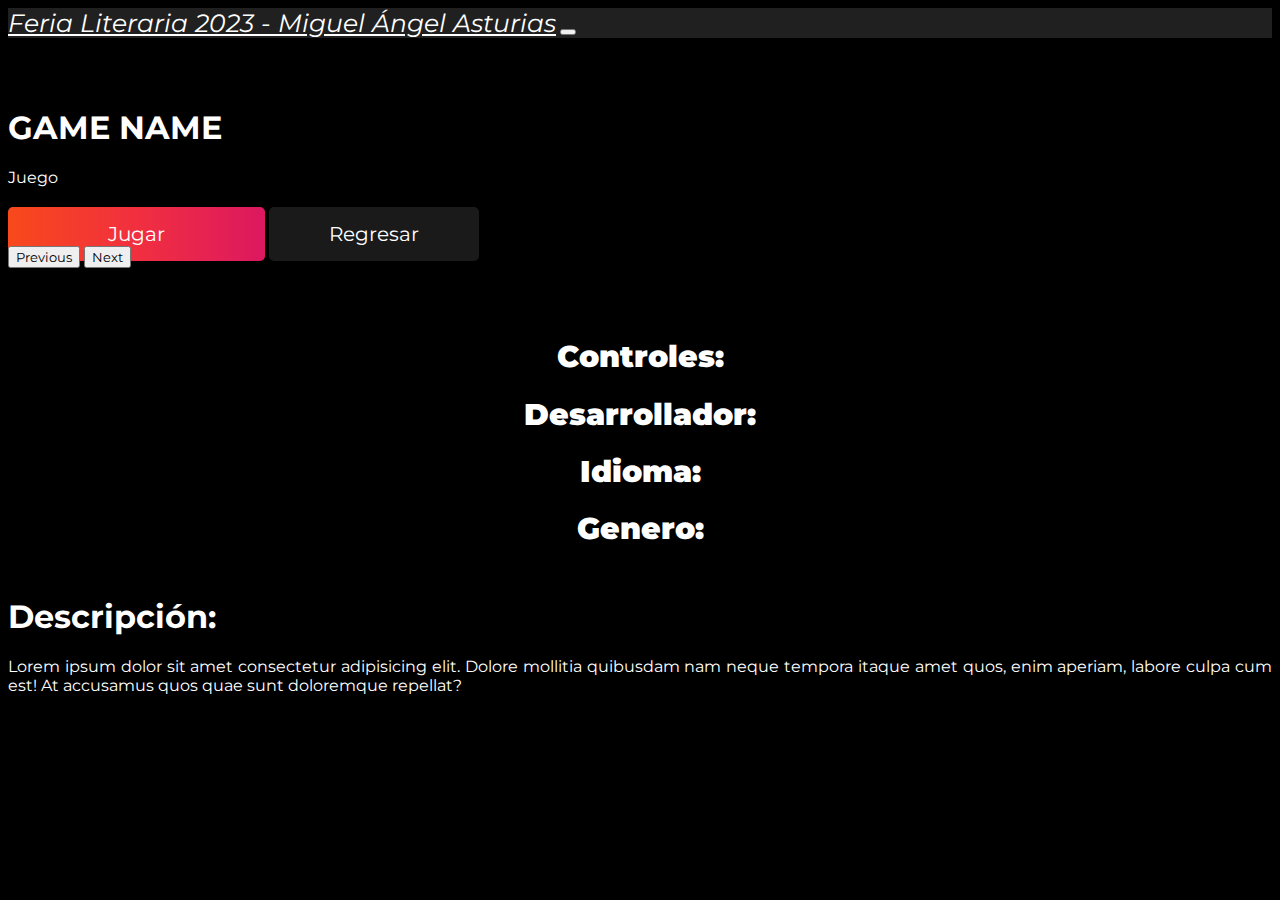
<file: game_info/index.html>
<!doctype html>
<html lang="en">
  <head>
    <meta charset="utf-8">
    <link rel="ICON" href="../img/logo.png">
    <meta name="viewport" content="width=device-width, initial-scale=1">
    <title>Typing Test | Feria Literaria 2023</title>
    <link href="https://cdn.jsdelivr.net/npm/bootstrap@5.3.0-alpha1/dist/css/bootstrap.min.css" rel="stylesheet" integrity="sha384-GLhlTQ8iRABdZLl6O3oVMWSktQOp6b7In1Zl3/Jr59b6EGGoI1aFkw7cmDA6j6gD" crossorigin="anonymous">
  </head>

  <style>
    
  @import url('https://fonts.googleapis.com/css2?family=Montserrat:wght@500;600&display=swap');

    body{
    background-color: black;
    color: white;
    font-family:'Segoe UI', Tahoma, Geneva, Verdana, sans-serif;
}

*{
  font-family: 'Montserrat', sans-serif !important;
}

.infos h1{
    font-size: 30px !important;
}

#game-title{
    font-size: 20px;
}

.title{
    font-size: 40px;
}

#play-button{
    width: 350px;
    height: 50px;

}



#container{
    margin: 55px;
}

.esbr-text{
    color: rgb(243,113,58);
}

#hideText{
    display: none;
}

#showText{
    display: block;
}

#hideText_btn{
    color: rgb(243,113,58);
}

.details-info{
    color: grey;
}

.banner-area{
    background-image: url(imgs/juego.jpeg);
    background-size: cover;
    background-position: top center;
    background-position-y: -450px;
    height: 40vh;
    width: 100%;
 

}

.banner-area::after{
    content: '';
    
    top: 0;
    left: 0;
    display: block;
    width: 100%;
    height: 100%;
    background: black;
    opacity: .7;
    z-index: -1;
}

a[sp="linknav"]{
    font-family: 'Roboto', sans-serif; 

    color: white !important;
 
}

        
h1[sp="titulo_principal"]{
    font-family: 'Roboto', sans-serif; 
    
    color: white !important;
 
}

a[tp="final"]{
  color: rgb(31, 31, 31);
  margin: 0px 10px;

}

img[tp="imgs"]{
  display: inline-block; 
  width: 12rem;
  margin: 10px 5px;
  border-radius: 6px;}
  </style>

  <body>

    <nav class="navbar navbar-expand-sm bg-body-tertiary" style="background-color: rgb(32, 32, 32) !important;">
        <div class="container-fluid">
          <a style="color: white; font-size: 25px; font-style: oblique;" class="navbar-brand" href="../index.html">Feria Literaria 2023 - Miguel Ángel Asturias</a>
          <button class="navbar-toggler" type="button" data-bs-toggle="collapse" data-bs-target="#navbarNav" aria-controls="navbarNav" aria-expanded="false" aria-label="Toggle navigation">
            <span class="navbar-toggler-icon"></span>
          </button>
      <div class="collapse navbar-collapse" id="navbarNav">
            </div>
          </div>
        </div>
      </nav>  
      


      <div class="container" style="margin-top: 70px;">
        <div class="row">

          <div class="col">
            <h1 id="game_name">GAME NAME</h1>
            <p id="dev">Juego</p>
            <br>
            <a href="" id="btn" style="background: linear-gradient(90deg,rgba(248,73,27,1) 0%,rgba(241,47,63,1) 50%,rgba(220,24,96,1) 100%); padding: 15px 100px; border-radius: 5px; color: white; font-size: 20px; text-decoration: none; margin-top: 60px;">Jugar</a>
            <a href="../Juegos.html" style="text-decoration: none; background-color: rgb(26, 26, 26); padding: 15px 60px; font-size: 20px; color: white; border-radius: 5px;">Regresar</a>
          </div>
          <div class="col">
            <div id="carouselExample" class="carousel slide">
              <div class="carousel-inner" id="carrousel-container">
       
              </div>
              <button class="carousel-control-prev" type="button" data-bs-target="#carouselExample" data-bs-slide="prev">
                <span class="carousel-control-prev-icon" aria-hidden="true"></span>
                <span class="visually-hidden">Previous</span>
              </button>
              <button class="carousel-control-next" type="button" data-bs-target="#carouselExample" data-bs-slide="next">
                <span class="carousel-control-next-icon" aria-hidden="true"></span>
                <span class="visually-hidden">Next</span>
              </button>
            </div> 

        </div>


        <div class="row infos" style="margin-top: 70px; text-align: center;">
          <div class="col">
            <h1><b>Controles:</b></h1>
            <p id="controls"></p>
          </div>
          <div class="col">
            <h1><b>Desarrollador:</b></h1>
            <p id="dev2"></p>
          </div>
          <div class="col">
            <h1><b>Idioma:</b></h1>
            <p id="language"></p>
          </div>
          <div class="col">
            <h1><b>Genero:</b></h1>
            <p id="gen"></p>
          </div>
        </div>

        <div class="row" style="margin-top: 50px;">
          <h1>Descripción:</h1>
          <p style="text-align: justify;" id="game_desc">Lorem ipsum dolor sit amet consectetur adipisicing elit. Dolore mollitia quibusdam nam neque tempora itaque amet quos, enim aperiam, labore culpa cum est! At accusamus quos quae sunt doloremque repellat?</p>
        </div>


    
      </div>





    <script src="https://cdn.jsdelivr.net/npm/@popperjs/core@2.11.6/dist/umd/popper.min.js" integrity="sha384-oBqDVmMz9ATKxIep9tiCxS/Z9fNfEXiDAYTujMAeBAsjFuCZSmKbSSUnQlmh/jp3" crossorigin="anonymous"></script>
    <script src="https://cdn.jsdelivr.net/npm/bootstrap@5.3.0-alpha1/dist/js/bootstrap.min.js" integrity="sha384-mQ93GR66B00ZXjt0YO5KlohRA5SY2XofN4zfuZxLkoj1gXtW8ANNCe9d5Y3eG5eD" crossorigin="anonymous"></script>
    <script src="https://cdn.jsdelivr.net/npm/bootstrap@5.3.0-alpha1/dist/js/bootstrap.bundle.min.js" integrity="sha384-w76AqPfDkMBDXo30jS1Sgez6pr3x5MlQ1ZAGC+nuZB+EYdgRZgiwxhTBTkF7CXvN" crossorigin="anonymous"></script>
    <script src="script.js"></script>
</body>
</html>
</file>
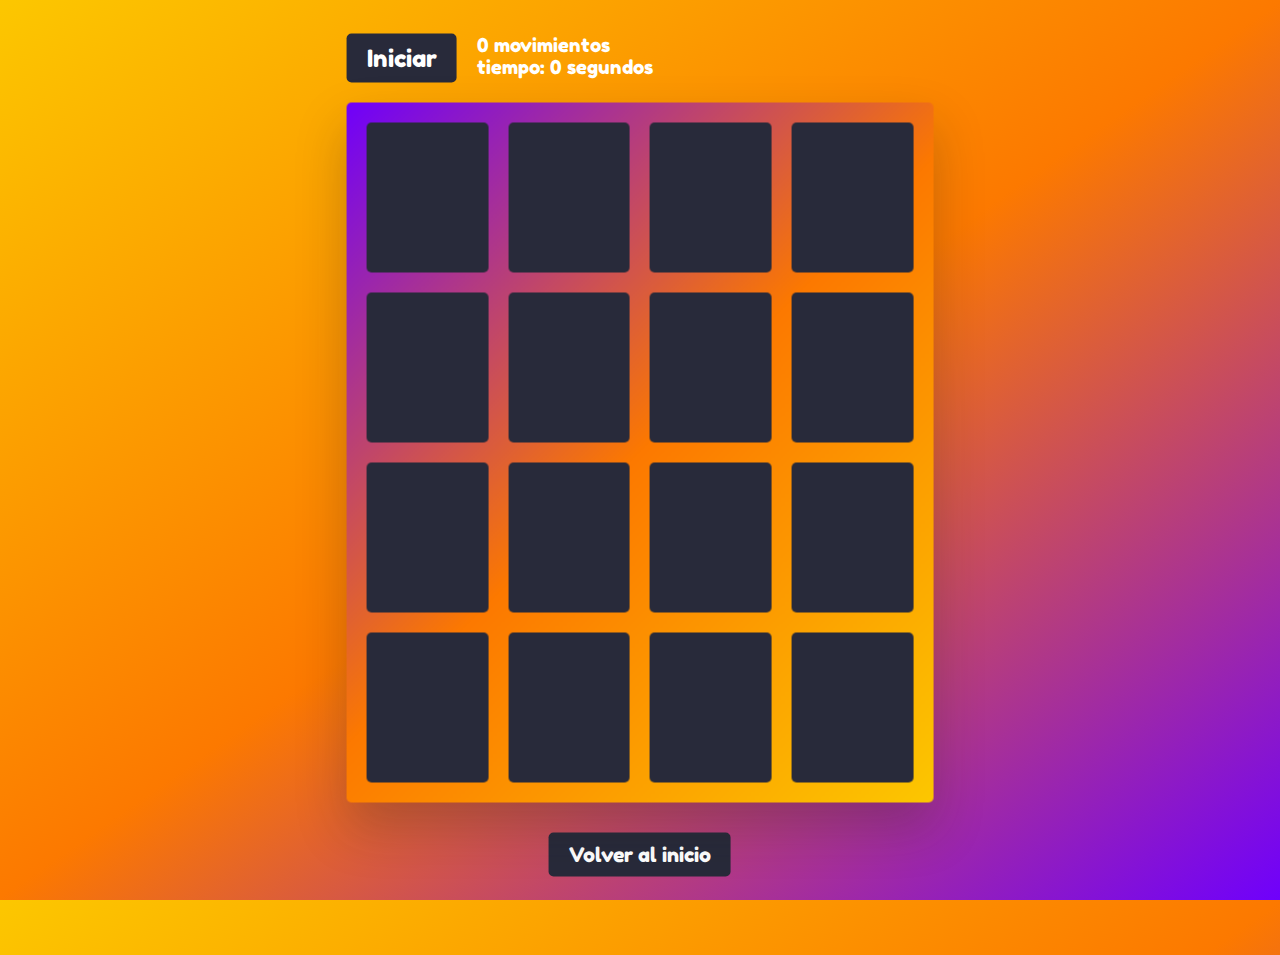
<file: memorygame/index.html>
<!DOCTYPE html>
<html lang="en">
    <head>
        <meta charset="UTF-8">
        <meta http-equiv="X-UA-Compatible" content="IE=edge">
        <meta name="viewport" content="width=device-width, initial-scale=1.0">
        <title>🧠 Juego de memoria</title>
        <link rel="ICON" href="https://i.pinimg.com/originals/af/d1/e6/afd1e65cacca8822d1f857d5182b3aed.png">
        <link rel="stylesheet" href="assets/styles.css" />
        <script src="assets/game.js" defer></script>
    </head>
    <body>
        <div class="game">
            <div class="controls">
                <button>Iniciar</button>
                <div class="stats">
                    <div class="moves">0 movimientos</div>
                    <div class="timer">tiempo: 0 segundos</div>
                </div>
            </div>
            <div class="board-container">
                <div class="board" data-dimension="4"></div>
                <div class="win">Ganaste!</div>
                <br>
                <br>
                <center>
                <a href="../Juegos.html" style="text-decoration: none; font-size: 20px;">Volver al inicio</a>
                </center>

            </div>
        </div>
    </body>
</html>
</file>
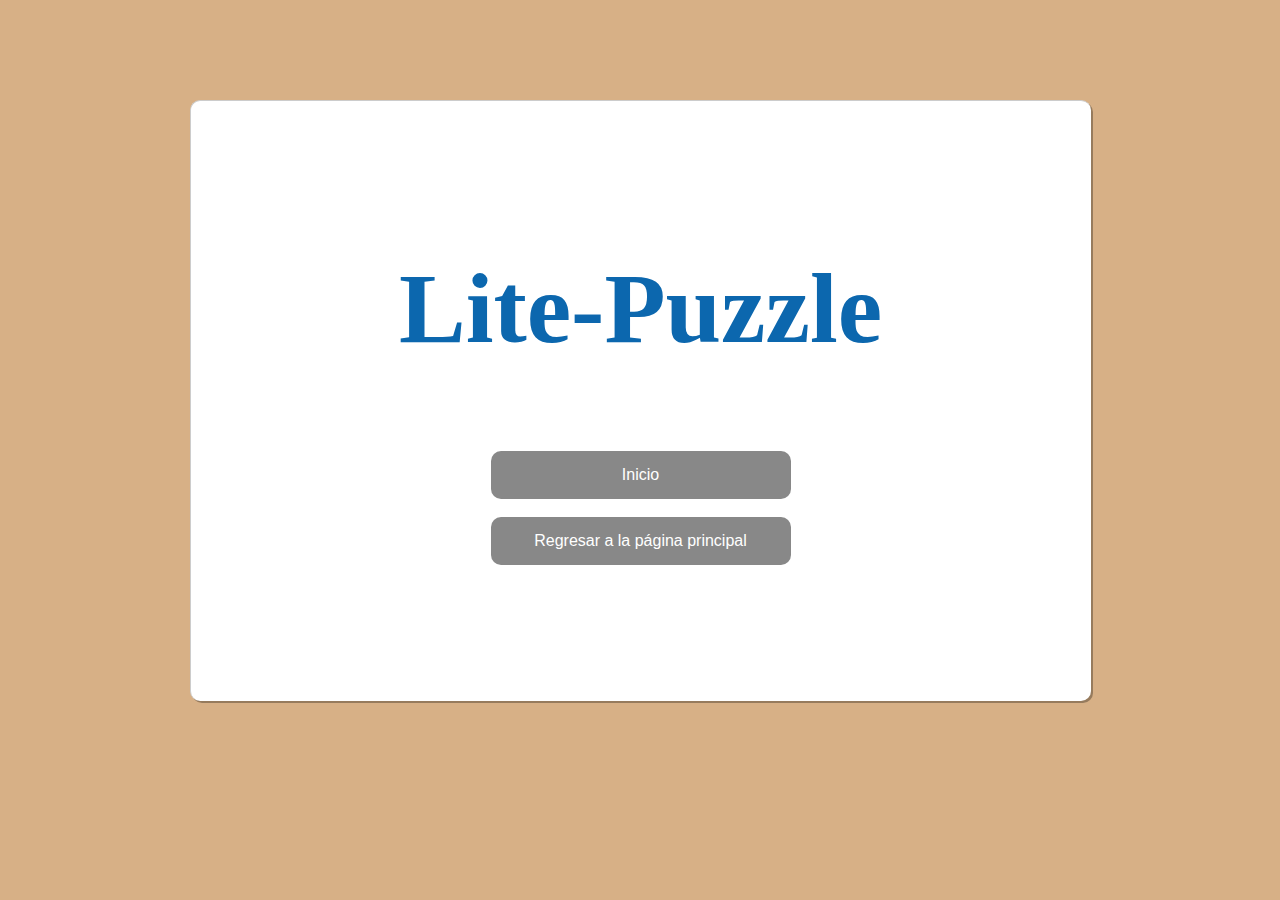
<file: puzzle/index.html>
<!DOCTYPE html>
<html>
    <head>
        <meta charset="UTF-8">
        <meta name="viewport" content="width=device-width, initial-scale=1.0">
        <title>Feria Literaria</title>
        <link rel="stylesheet" href="puzzle.css">
        
    </head>

    <body>
       
        <section id="container">
            <h1 id="title"><i class="fa-solid fa-person-rifle"></i>Lite-Puzzle</h1>
            <h1 id="nexttext" style="display: none;"><i class="fa-solid fa-person-rifle"></i>¡Bien!</h1>
            <h1 id="finaltxt" style="display: none; font-size: 45px;"><i class="fa-solid fa-person-rifle"></i>Felicidades, has completado todos los puzzles!</h1>

            <section id="finalbtn" class="start" style="display: none;" onclick="location.reload()"><i class="fa-solid fa-arrow-right"></i>Volver a intentar</section>
            <br>
            <section id="finalIndex" class="start" style="display: none;" onclick="returntoIndex()"><i class="fa-solid fa-arrow-right"></i>Regresar a la página principal</section>
            <section id="next" class="start" style="display: none;" onclick="nextpuzzle()"><i class="fa-solid fa-arrow-right"></i>Siguiente Puzzle</section>
            
    <!--Inicio-->
            <section id="start" class="start">Inicio</section>
            <br>
            <section id="index" class="start"><a href="../Juegos.html" style="text-decoration: none; color: white;">Regresar a la página principal</a></section>
    <!--Quiz-->
    <section id="quiz" style="display: none;">
      <!--Puzzle-->
      <section id="puzzle" >
        <div id="board" style="position: absolute; top: 50%; left: 50%; transform: translate(-50%, -50%);">
        </div>
    </section>
    
    <!--Timer PROGRESS-->
    
   <!-- <section id="timer">
        <section id="counter"></section>
        <section id="btimeGauge"></section>
        <section id="timeGauge"></section>
    </section>
    <section id="progress"></section>
    </section>
    
    <section id="scoreContainer" style="display: none"></section>-->
 
    </section>
    </section>

    <script src="puzzle.js"></script>
    </body>
</html>
</file>
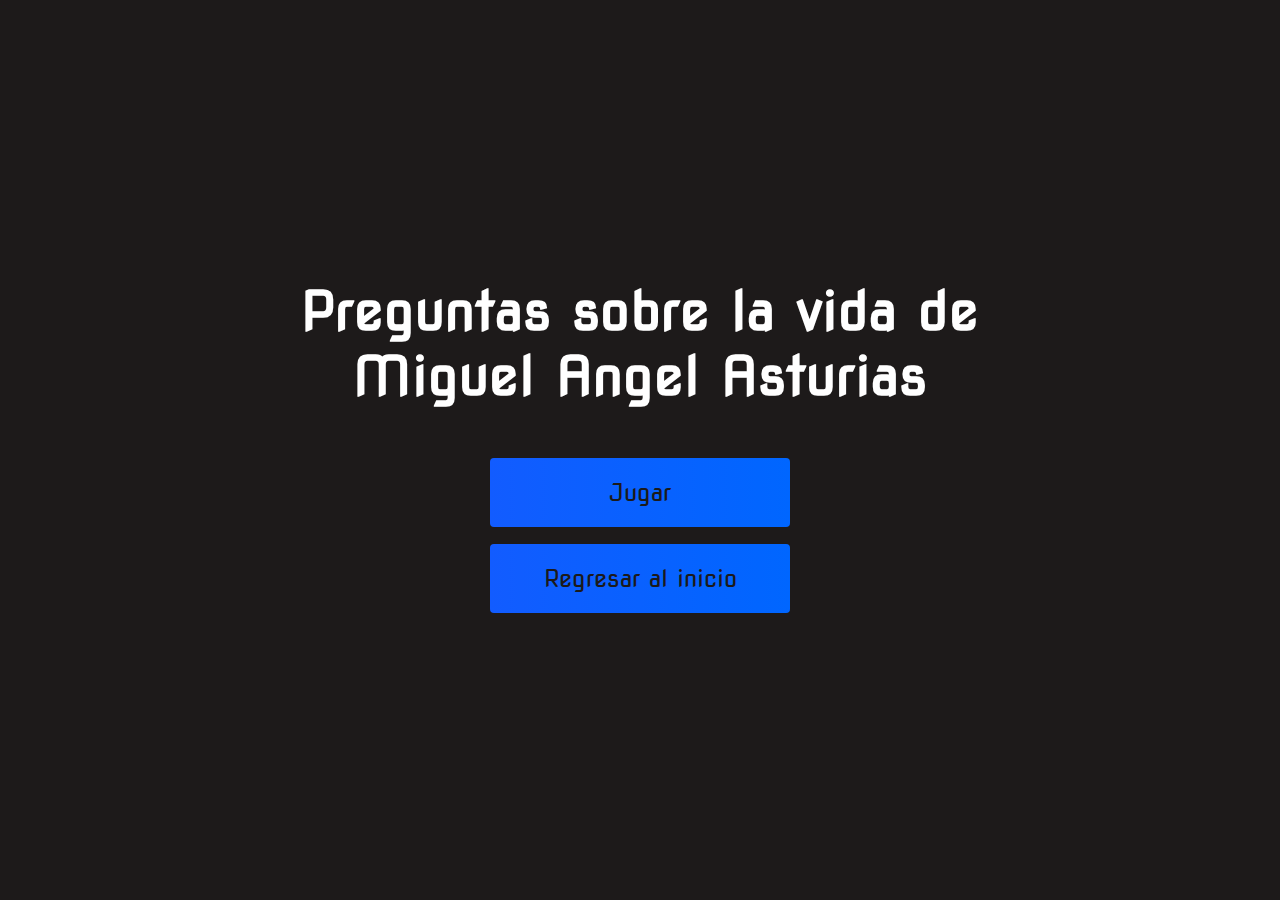
<file: quiz/index.html>
<!DOCTYPE html>
<html lang="en">
<head>
    <meta charset="UTF-8">
    <meta name="viewport" content="width=device-width, initial-scale=1.0">
    <title>Quiz</title>
    <link rel="ICON" href="https://i.pinimg.com/originals/af/d1/e6/afd1e65cacca8822d1f857d5182b3aed.png">
    <link rel="stylesheet" href="style.css">
    <link rel="stylesheet" href="https://use.fontawesome.com/releases/v5.13.1/css/all.css" integrity="sha384-xxzQGERXS00kBmZW/6qxqJPyxW3UR0BPsL4c8ILaIWXva5kFi7TxkIIaMiKtqV1Q" crossorigin="anonymous">
</head>
<body>
    <div class="container">
        <div id="home" class="flex-column flex-center">
            <h1 style="text-align: center;">Preguntas sobre la vida de Miguel Angel Asturias</h1>
            <a href="game.html" class="btn">Jugar</a>
            <br>
            <a href="../Juegos.html" class="btn">Regresar al inicio</a>
        </div>
    </div>
</body>
</html>
</file>
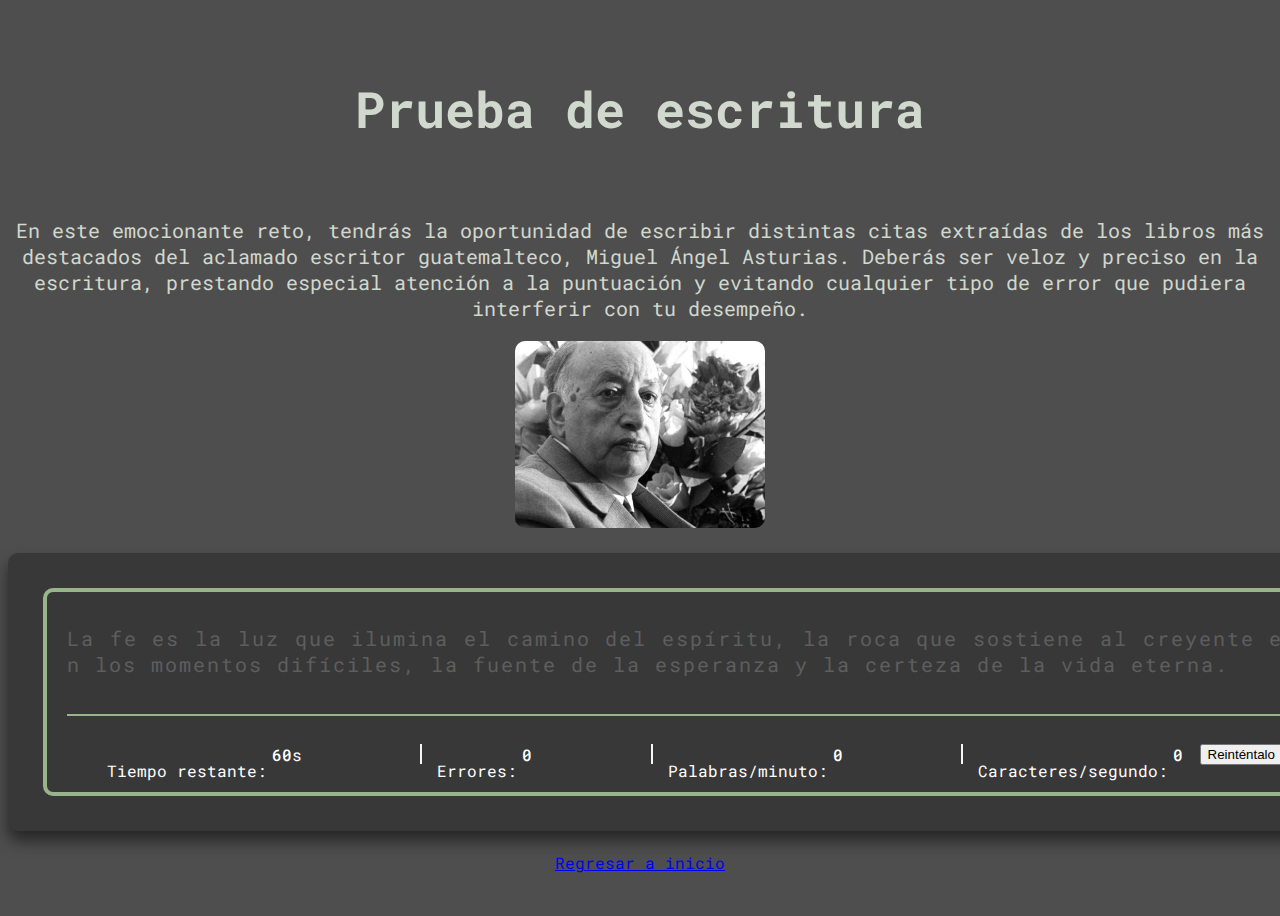
<file: typing_test/index.html>
<!doctype html>
<html lang="en">
  <head>
    <meta charset="utf-8">
    <meta name="viewport" content="width=device-width, initial-scale=1, shrink-to-fit=no">
    <link rel="stylesheet" href="css/style.css">
    <link rel="ICON" href="https://i.pinimg.com/originals/af/d1/e6/afd1e65cacca8822d1f857d5182b3aed.png">
    <link rel="stylesheet" href="https://cdn.jsdelivr.net/npm/bootstrap@4.6.2/dist/css/bootstrap.min.css" integrity="sha384-xOolHFLEh07PJGoPkLv1IbcEPTNtaed2xpHsD9ESMhqIYd0nLMwNLD69Npy4HI+N" crossorigin="anonymous">
    <title>Prueba de escritura</title>
  </head>
  <body>

    <div class="container">
        <div class="row">
            <div class="col" style="text-align: center;">
                <h1 style="color: #d1d8ce; font-size: 50px;">Prueba de escritura</h1>
            </div>
        </div>
        <br>
        <div class="row">
            <div class="col">
                <p style="color: #d1d8ce; font-size: 20px; text-align: center;">
                    En este emocionante reto, tendrás la oportunidad de escribir distintas citas extraídas de los libros más destacados del aclamado escritor guatemalteco, Miguel Ángel Asturias. Deberás ser veloz y preciso en la escritura, prestando especial atención a la puntuación y evitando cualquier tipo de error que pudiera interferir con tu desempeño.    
                </p>
                <center>
                    <img style="border-radius: 10px;" src="imgs/fotoMiguel.png" alt="" width="250px">
                </center>
            </div>
        </div>
        <br>
        <div class="row">
            <div class="col-12" style="text-align: center;">
                <div class="wrapper">
                    <input type="text" class="input-field">
                    <div class="content-box">
                        <div class="typing-text">
                            <p id="paragraph"></p>
                            <p id="quote"></p>
                        </div>
                        <div class="content">
                            <ul class="result-details">
                                <li class="time">
                                    <p>
                                        Tiempo restante:
                                    </p>
                                    <span><b>60</b>s</span>
                                </li>
                                <li class="mistake">
                                    <p>
                                        Errores:
                                    </p>
                                    <span>0</span>
                                </li>
                                <li class="wpm">
                                    <p>
                                        Palabras/minuto:
                                    </p>
                                    <span>0</span>
                                </li>
                                <li class="cpm">
                                    <p>
                                        Caracteres/segundo:
                                    </p>
                                    <span>0</span>
                                </li>
                            </ul>
                            <br>
                            <button type="button" class="btn btn-outline-secondary">Reinténtalo</button>
                        </div>
                    </div>
                </div>
            </div>
        </div>
        <div class="row">
            <div class="col">
                <div class="imgBook">
                    
                </div>
            </div>
        </div>
        <br>
        <div class="row">
            <!--Boton para volver a página principal-->
            <div class="col" style="text-align: center;">
                <a href="../Juegos.html" type="button" class="btn btn-secondary">Regresar a inicio</a>
        </div>
    </div>

    <script src="script.js"></script>
    <script src="https://cdn.jsdelivr.net/npm/jquery@3.5.1/dist/jquery.slim.min.js" integrity="sha384-DfXdz2htPH0lsSSs5nCTpuj/zy4C+OGpamoFVy38MVBnE+IbbVYUew+OrCXaRkfj" crossorigin="anonymous"></script>
    <script src="https://cdn.jsdelivr.net/npm/bootstrap@4.6.2/dist/js/bootstrap.bundle.min.js" integrity="sha384-Fy6S3B9q64WdZWQUiU+q4/2Lc9npb8tCaSX9FK7E8HnRr0Jz8D6OP9dO5Vg3Q9ct" crossorigin="anonymous"></script>
  </body>
</html>
</file>
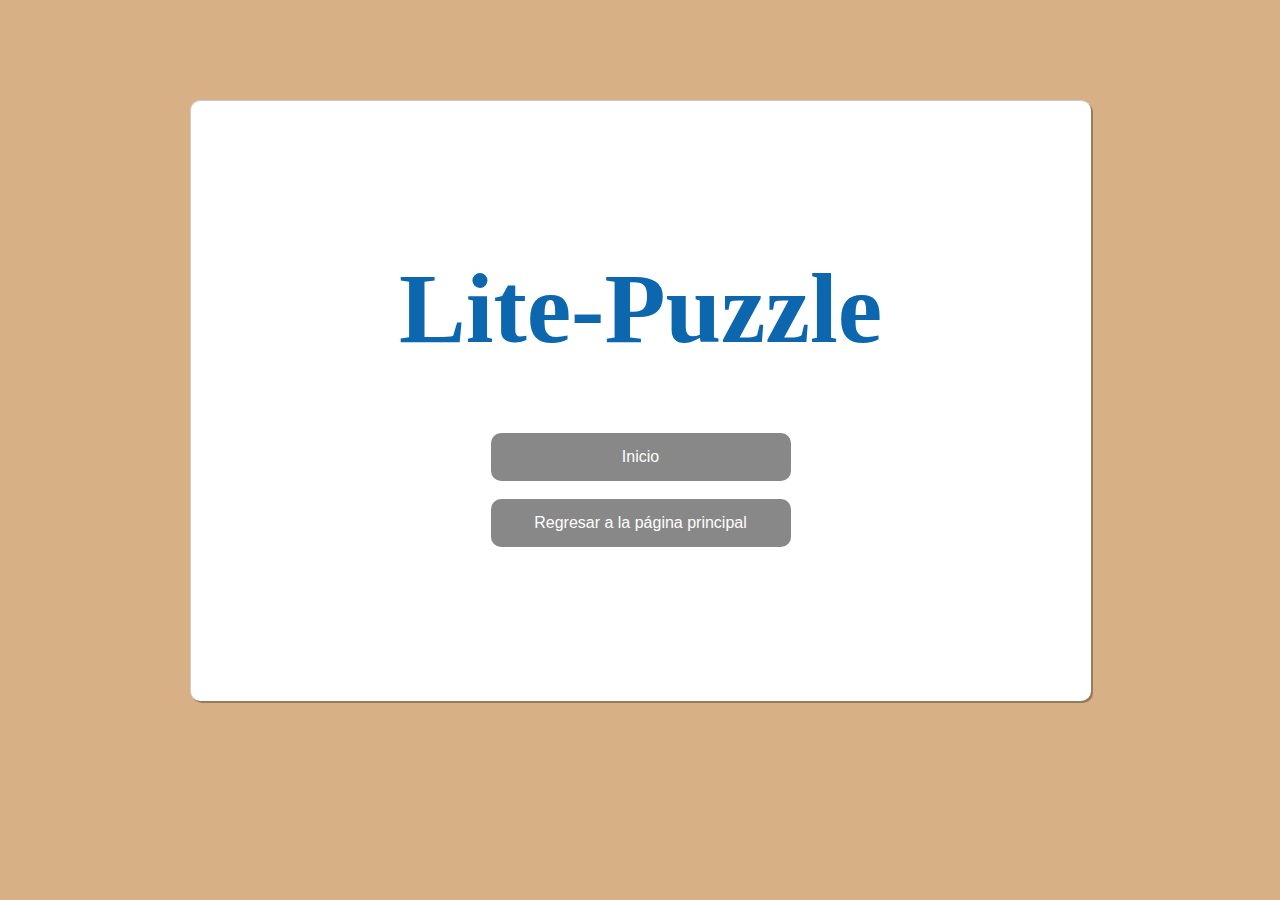
<file: puzzle/Reserve/index.html>
<!DOCTYPE html>
<html>
    <head>
        <meta charset="UTF-8">
        <meta name="viewport" content="width=device-width, initial-scale=1.0">
        <title>Puzzle</title>
        <link rel="stylesheet" href="puzzle.css">
        <link rel="ICON" href="https://i.pinimg.com/originals/af/d1/e6/afd1e65cacca8822d1f857d5182b3aed.png">
    
        
    </head>

    <body>
       
        <section id="container">
            <h1 id="title"><i class="fa-solid fa-person-rifle"></i>Lite-Puzzle</h1>
    <!--Inicio-->
            <section id="start"><i class="fa-solid fa-arrow-right"></i>Inicio</section>
            <br>
            <section id="start"><i class="fa-solid fa-arrow-right"></i><a href="../Juegos.html" style="text-decoration: none; color: white;">Regresar a la página principal</a></section>
    
    
    <!--Quiz-->
    <section id="quiz" style="display: none;">
      <!--Puzzle-->
      <section id="puzzle" >
        <div id="board" style="position: absolute; top: 50%; left: 50%; transform: translate(-50%, -50%);">
        </div>
    </section>
    
    <!--Timer PROGRESS-->
    
   <!-- <section id="timer">
        <section id="counter"></section>
        <section id="btimeGauge"></section>
        <section id="timeGauge"></section>
    </section>
    <section id="progress"></section>
    </section>
    
    <section id="scoreContainer" style="display: none"></section>-->
 
    </section>
    </section>

    <script src="puzzle.js"></script>
    </body>
</html>
</file>
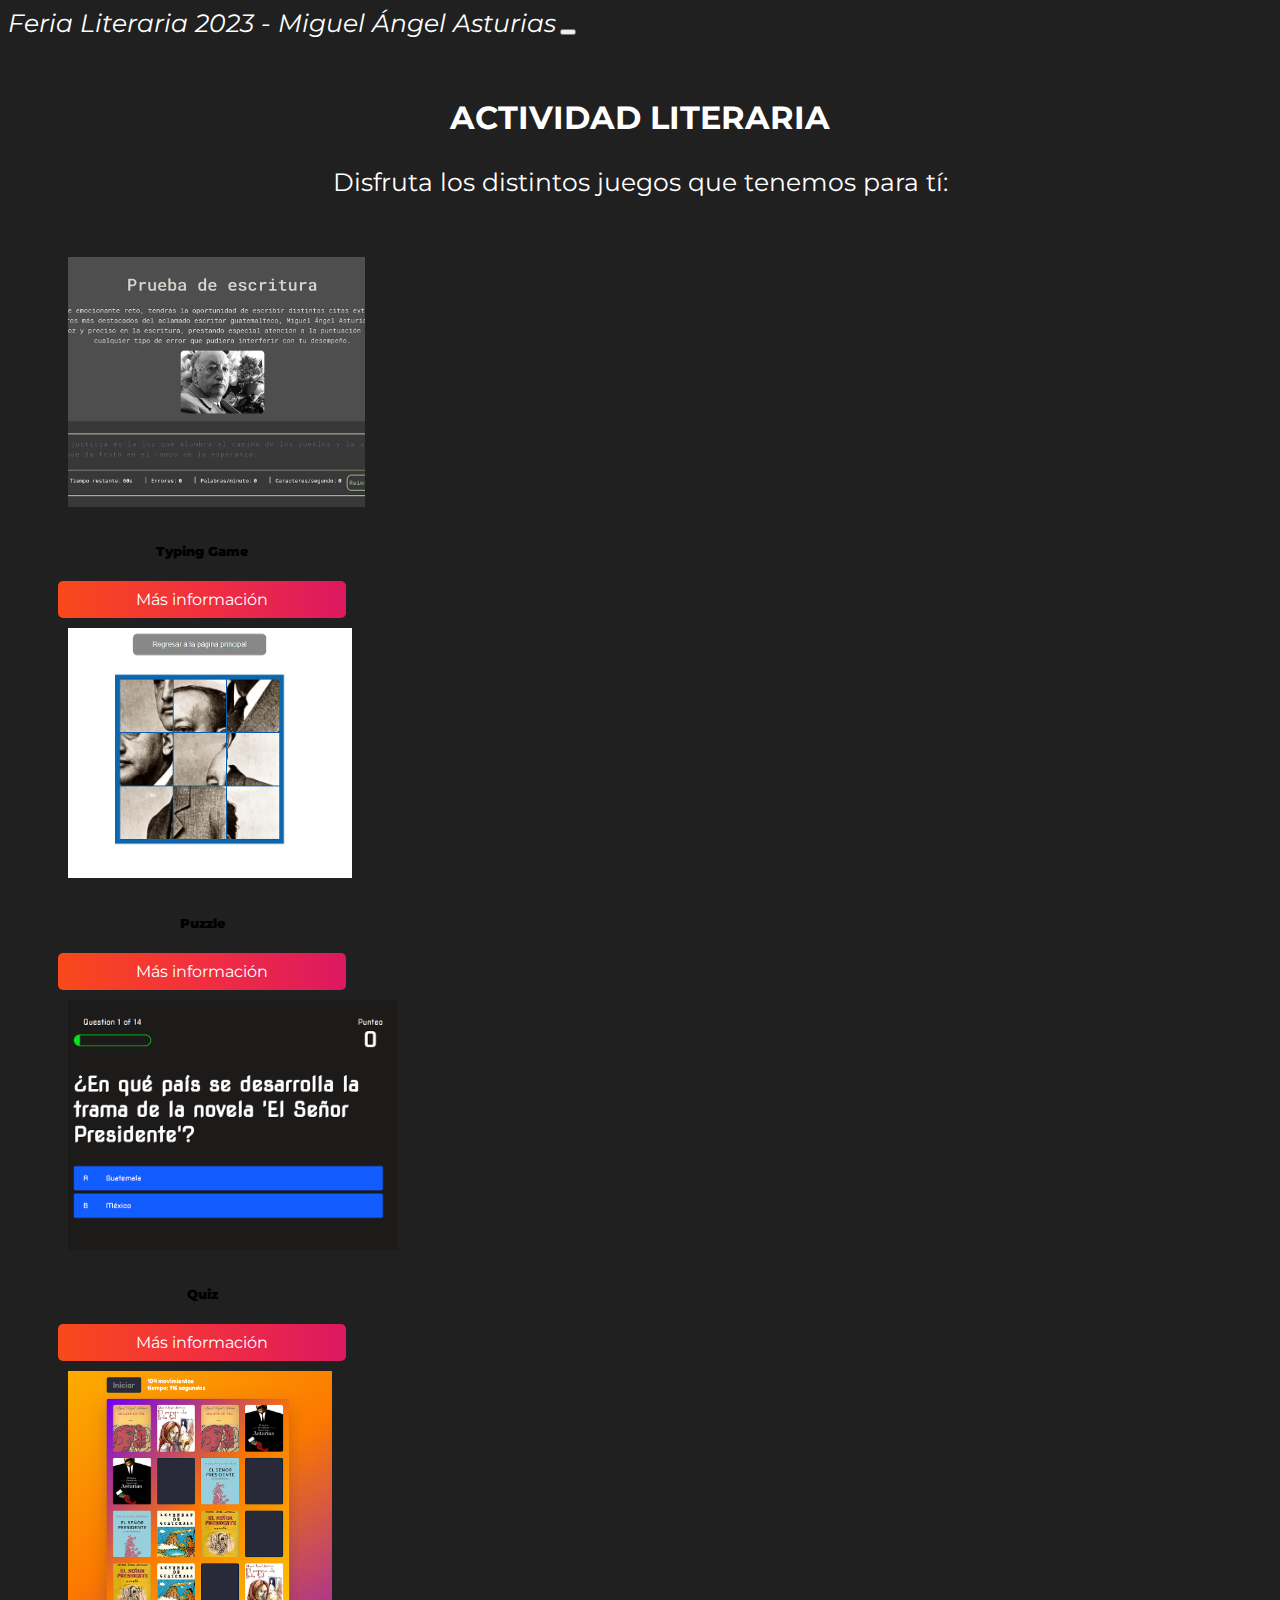
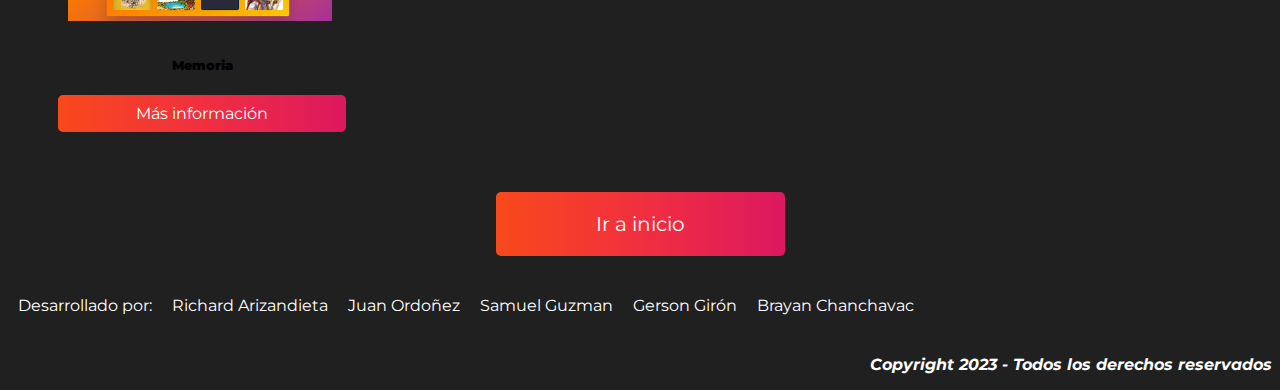
<file: Juegos.html>
<!doctype html>
<html lang="en">
  <head>
    <meta charset="utf-8">
    <meta name="viewport" content="width=device-width, initial-scale=1">
    <title>Feria literaria</title>
    <link rel="ICON" href="https://i.pinimg.com/originals/af/d1/e6/afd1e65cacca8822d1f857d5182b3aed.png">
    <link rel="stylesheet" href="css_principal/styles.css">
    <link href="https://cdn.jsdelivr.net/npm/bootstrap@5.3.0-alpha3/dist/css/bootstrap.min.css" rel="stylesheet" integrity="sha384-KK94CHFLLe+nY2dmCWGMq91rCGa5gtU4mk92HdvYe+M/SXH301p5ILy+dN9+nJOZ" crossorigin="anonymous">
  </head>
  <body>
  
    <nav class="navbar navbar-expand-sm bg-body-tertiary" style="background-color: rgb(32, 32, 32) !important;">
      <div class="container-fluid">
        <a style="color: white; font-size: 25px; font-style: oblique;" class="navbar-brand" href="index.html">Feria Literaria 2023 - Miguel Ángel Asturias</a>
        <button class="navbar-toggler" type="button" data-bs-toggle="collapse" data-bs-target="#navbarNav" aria-controls="navbarNav" aria-expanded="false" aria-label="Toggle navigation">
          <span class="navbar-toggler-icon"></span>
        </button>
    <div class="collapse navbar-collapse" id="navbarNav">
          </div>
        </div>
      </div>
    </nav>  


    <h1 style="display: flex; justify-content: center; margin-top: 60px; margin-bottom: 30px;" class="white-h1">ACTIVIDAD LITERARIA</h1>

    <div class="container-fluid">
        <p style="text-align: center; margin-bottom: 50px; font-size: 25px;" class="white-h1">Disfruta los distintos juegos que tenemos para tí:</p>
        <div style="margin-bottom: 80px;" class="row" id="wrapper"></div>
    </div>

    <center>
      <a href="index.html" style="background: linear-gradient(90deg,rgba(248,73,27,1) 0%,rgba(241,47,63,1) 50%,rgba(220,24,96,1) 100%); padding: 20px 100px; border-radius: 5px; color: white; font-size: 20px;">Ir a inicio</a>
    </center>

    <div class="container" style="padding: 60px 0px 0px 0px;">
      <div class="col">
      <a href="#" tp="final">Desarrollado por:</a><a href="https://twitter.com/Natsuwumee" tp="final">Richard Arizandieta</a><a href="https://twitter.com/IHas_97" tp="final">Juan Ordoñez</a><a href="https://twitter.com/SSays1991" tp="final">Samuel Guzman</a><a href="https://twitter.com/Daniels_EZ" tp="final">Gerson Girón</a><a href="https://www.instagram.com/braya_n75/" tp="final">Brayan Chanchavac</a>
      <p style="margin-top: 40px; color: white; font-style: oblique; font-weight: bolder; text-align: end;">Copyright 2023 - Todos los derechos reservados</p>
      </div>
      
      
      </div>

    <script src="https://cdn.jsdelivr.net/npm/bootstrap@5.3.0-alpha3/dist/js/bootstrap.bundle.min.js" integrity="sha384-ENjdO4Dr2bkBIFxQpeoTz1HIcje39Wm4jDKdf19U8gI4ddQ3GYNS7NTKfAdVQSZe" crossorigin="anonymous"></script>


    <script src="js_principal/script.js"></script>
  </body>
</html>
</file>
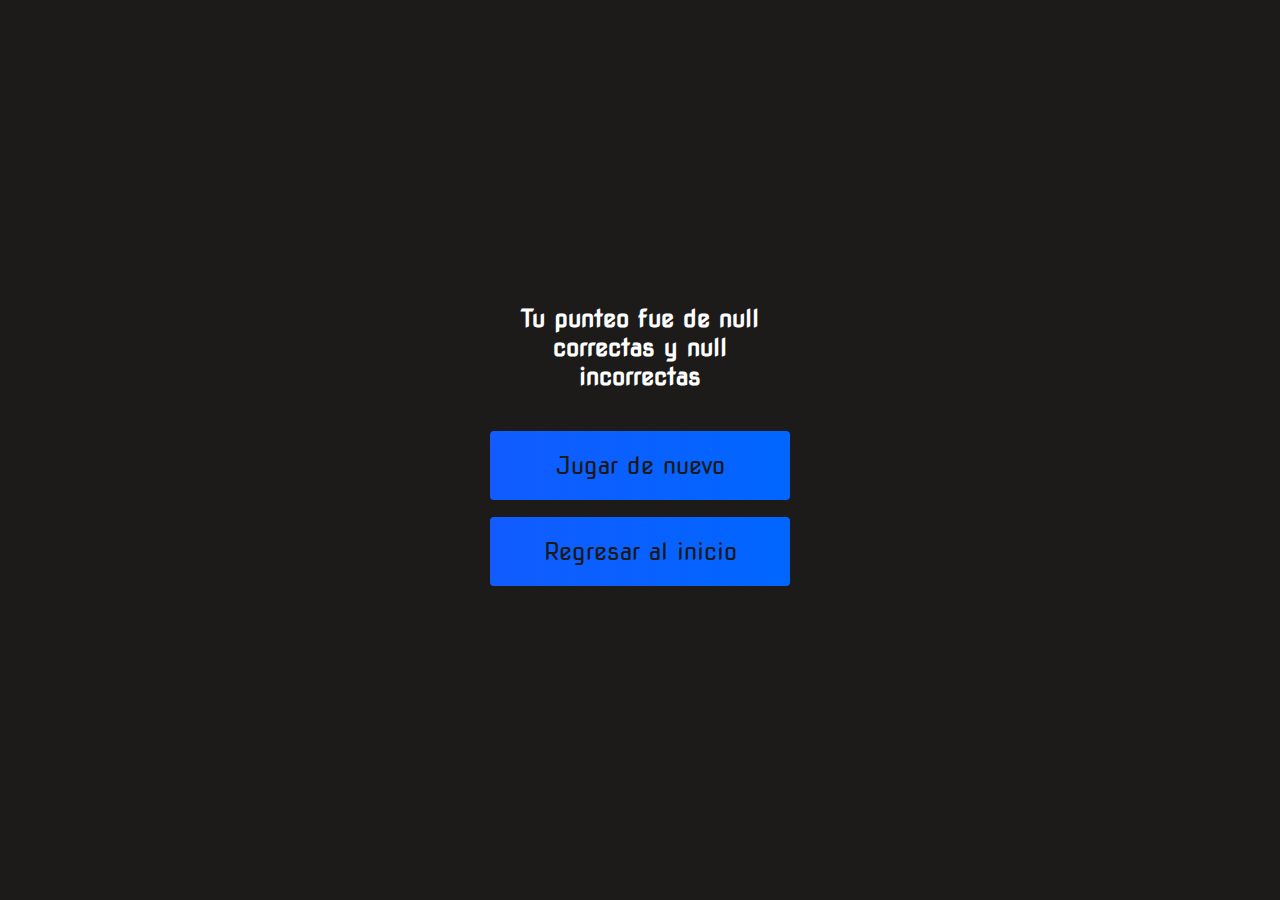
<file: quiz/end.html>
<!DOCTYPE html>
<html lang="en">
<head>
    <meta charset="UTF-8">
    <meta name="viewport" content="width=device-width, initial-scale=1.0">
    <title>Resultados</title>
    <link rel="ICON" href="https://i.pinimg.com/originals/af/d1/e6/afd1e65cacca8822d1f857d5182b3aed.png">
    <link rel="stylesheet" href="style.css">
    <link rel="stylesheet" href="https://use.fontawesome.com/releases/v5.13.1/css/all.css" integrity="sha384-xxzQGERXS00kBmZW/6qxqJPyxW3UR0BPsL4c8ILaIWXva5kFi7TxkIIaMiKtqV1Q" crossorigin="anonymous">
</head>
<body>
    <div class="container">
        <div id="end" class="flex-center flex-column">
            <form class="end-form-container">
                <h2 class="end-text" id="finalScore"></h2>
            </form>
            <a href="game.html" class="btn">Jugar de nuevo</a>
            <br>
            <a href="../Juegos.html" class="btn">Regresar al inicio</a>
        </div>
    </div>
    <script src="end.js"></script>
</body>
</html>
</file>
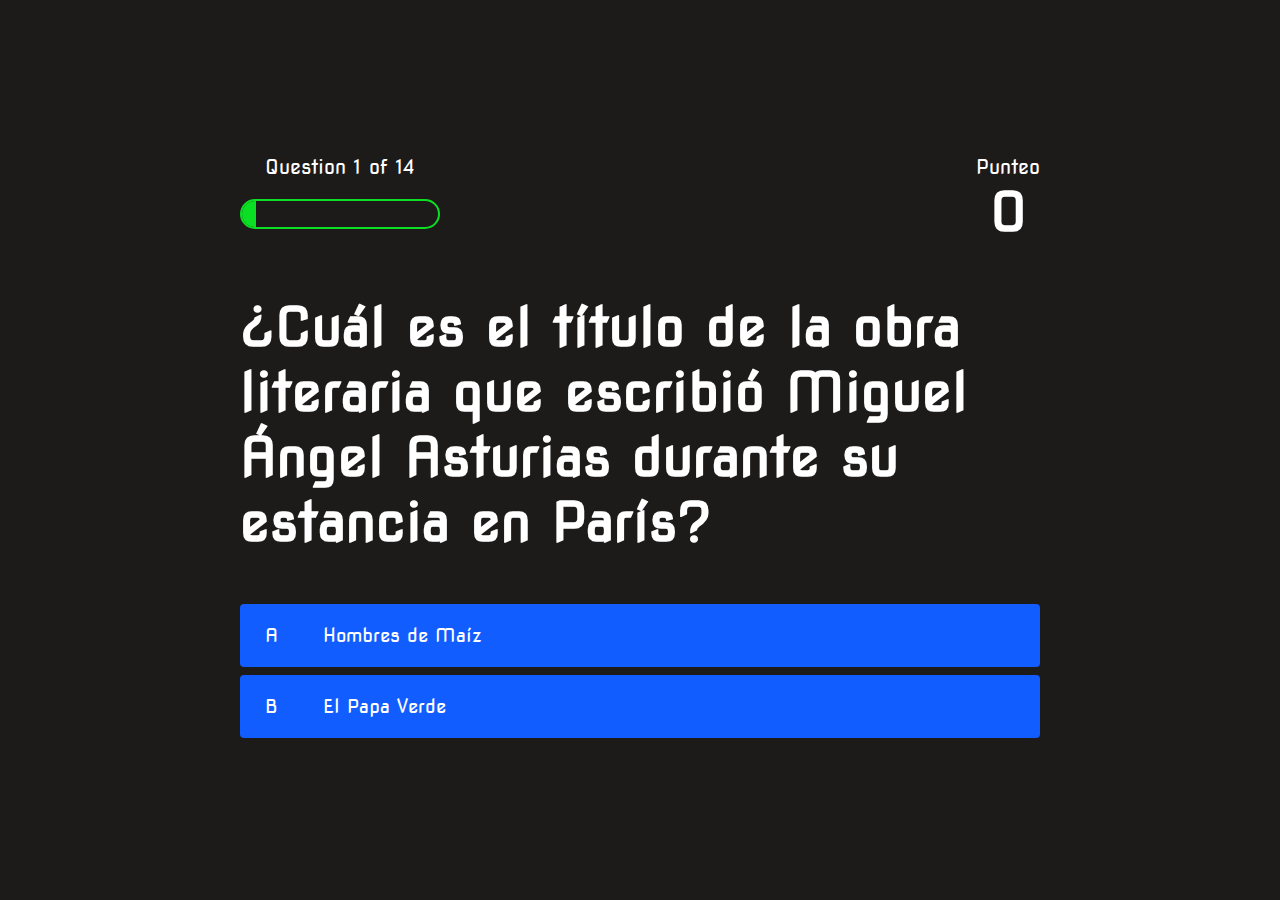
<file: quiz/game.html>
<!DOCTYPE html>
<html lang="en">
<head>
    <meta charset="UTF-8">
    <meta name="viewport" content="width=device-width, initial-scale=1.0">
    <title>Miguel Angel Asturias</title>
    <link rel="ICON" href="https://i.pinimg.com/originals/af/d1/e6/afd1e65cacca8822d1f857d5182b3aed.png">
    <link rel="stylesheet" href="style.css">
    <link rel="stylesheet" href="game.css">
</head>
<body>
    <div class="container">
        <div id="game" class="justify-center flex-column">
            <div id="hud">
                <div class="hud-item">
                    <p id="progressText" class="hud-prefix">
                        Pregunta
                    </p>
                    <div id="progressBar">
                        <div id="progressBarFull"></div>
                    </div>
                </div>
                <div class="hud-item">
                    <p class="hud-prefix">
                        Punteo
                    </p>
                    <h1 class="hud-main-text" id="score">
                        0
                    </h1>
                </div>
            </div>
            <h1 id="question">¿Cuál es la respuesta correcta?</h1>
            <div class="choice-container">
                <p class="choice-prefix">A</p>
                <p class="choice-text" data-number="1">Choice</p>
            </div>
            <div class="choice-container">
                <p class="choice-prefix">B</p>
                <p class="choice-text" data-number="2">Choice 2</p>
            </div>
        
        </div>
    </div>
    <script src="game.js"></script>
</body>
</html>
</file>
<file: memorygame/assets/styles.css>
@font-face {
    font-family: Fredoka;
    src: url(./FredokaOne-Regular.ttf);
}

html {
    width: 100%;
    height: 100%;
    background: linear-gradient(325deg,  #6f00fc 0%,#fc7900 50%,#fcc700 100%);
    font-family: Fredoka;
}

.game {
    position: absolute;
    top: 50%;
    left: 50%;
    transform: translate(-50%, -50%);
}

.controls {
    display: flex;
    gap: 20px;
    margin-bottom: 20px;
}

button, a {
    background: #282A3A;
    color: #FFF;
    border-radius: 5px;
    padding: 10px 20px;
    border: 0;
    cursor: pointer;
    font-family: Fredoka;
    font-size: 18pt;
}

.disabled {
    color: #757575;
}

.stats {
    color: #FFF;
    font-size: 14pt;
}

.board-container {
    position: relative;
}

.board,
.win {
    border-radius: 5px;
    box-shadow: 0 25px 50px rgb(33 33 33 / 25%);
    background: linear-gradient(135deg,  #6f00fc 0%,#fc7900 50%,#fcc700 100%);
    transition: transform .6s cubic-bezier(0.4, 0.0, 0.2, 1);
    backface-visibility: hidden;
}

.board {
    padding: 20px;
    display: grid;
    grid-template-columns: repeat(4, auto);
    grid-gap: 20px;
}

.board-container.flipped .board {
    transform: rotateY(180deg) rotateZ(50deg);
}

.board-container.flipped .win {
    transform: rotateY(0) rotateZ(0);
}

.card {
    position: relative;
    width: 121.72px;
    height: 150px;
    cursor: pointer;
}

.card-front,
.card-back {
    position: absolute;
    border-radius: 5px;
    width: 100%;
    height: 100%;
    background: #282A3A;
    transition: transform .6s cubic-bezier(0.4, 0.0, 0.2, 1);
    backface-visibility: hidden;
}

.card-back {
    transform: rotateY(180deg) rotateZ(50deg);
    font-size: 28pt;
    user-select: none;
    text-align: center;
    line-height: 100px;
    background: #FDF8E6;
}

.card.flipped .card-front {
    transform: rotateY(180deg) rotateZ(50deg);
}

.card.flipped .card-back {
    transform: rotateY(0) rotateZ(0);
}

.win {
    position: absolute;
    top: 0;
    left: 0;
    width: 100%;
    height: 100%;
    text-align: center;
    background: #FDF8E6;
    transform: rotateY(180deg) rotateZ(50deg);
}

.win-text {
    position: absolute;
    top: 50%;
    left: 50%;
    transform: translate(-50%, -50%);
    font-size: 21pt;
    color: #282A3A;
}

.highlight {
    color: #6f00fc;
}
</file>
<file: puzzle/puzzle.css>
body {
    font-family: Arial, Helvetica, sans-serif;
    text-align: center;
    color: #0c67ae;
    margin: 0;
}

#board {
    width: 360px;
    height: 360px;
    background-color: lightblue;
    border: 10px solid #0c67ae;

    margin: 0 auto;
    display: flex;
    flex-wrap: wrap;
}

#board img {
    width: 118px;
    height: 118px;
    border: 1px solid #0c67ae;
}

/* GENERAL SETTINGS */
body{
	font-family: 'Lato', sans-serif;
	background-color: #fff;
    background-image: url(img/background.png);
	background-size: 100% 1.2em;
}

h1{
	font-family: 'Lobster', cursive;
	font-size:100px;
	text-align:center;
	margin-top:150px;
}

#container{
    margin : 100px auto;
    background-color: white;
    height: 600px;
    width : 900px;
	border-radius:10px;
	border-top:solid #ccc 1px;
	border-left:solid #ccc 1px;	
	box-shadow: 2px 2px 0 rgba(0,0,0,.3);
    position: relative;
}

/* START */
.start{
    font-size: 16px;
    margin: 0px auto;
    text-align:center;
    width:30%;
    cursor: pointer;
	padding:15px;
	background-color:#888;
	border-radius:10px;
	color:#fff;
}

#start:hover{
	background-color:#3cbd56;
}


/* QUESTIONS */
#questionImg{
    width : 900px;
    height : 300px;
    position: absolute;
    left : 0px;
    top : 0px;
}

#questionImg img{
    width : 900px;
    height : 100%;
    border-top-left-radius: 10px;
    border-top-right-radius: 10px;
}

#question{
	margin-top:320px;
	text-align:center;
	font-weight:bold;
	font-size:18px;
}

#question p{
    margin : 0;
    padding : 15px;
    font-size: 1.25em;
}

/* CHOICES */
#choices{
    width : 100%;
    text-align:center;
}

.choice{
    display: inline-block;
    width : 25%;
    margin:20px 10px 0px 0px;
    text-align: center;
	background-color:#888;
	color:#fff;
	font-size:14px;
    border-radius: 5px;
    cursor: pointer;
    padding : 20px;
}
.choice:hover{
	background-color:#3cbd56
}

/* TIMER */
#timer{
    position: absolute;
    height : 100px;
    width : 200px;
    bottom : 0px;
    text-align: center;
}
#counter{
	font-size:40px;
	margin-left:50px;
}
#btimeGauge{
    width : 150px;
    height : 10px;
    border-radius: 10px;
    background-color: #888;
    margin-left : 50px;
}
#timeGauge{
    height : 10px;
    border-radius: 10px;
    background-color:#3cbd56;
    margin-top : -10px;
    margin-left : 50px;
}

/* PROGRESS */
#progress{
    width : 100%;
    margin-top:60px;
    padding:5px;
    text-align: center;
}

.prog{
    width : 25px;
    height : 25px;
    border: 1px solid #888;
    display: inline-block;
    border-radius: 50%;
    margin-left : 10px;
    margin-right : 10px;
}

/* SCORE */
#scoreContainer{
    top:0;
    left:0;
    background-color: white;
    height: 600px;
    width : 900px;
	border-radius:10px;
    position: absolute;
    display: none;
}

#scoreContainer img{
	display:block;
	margin-left:auto;
	margin-right:auto;
	width:25%;
	margin-top:75px;   
}

#scoreContainer p{
    display: block;
    margin-top:20px;
    font-size:72px;
    font-weight: bold;
    text-align: center;
}

/* FOOTER */
footer{
	text-align:center;
	font-size:11px;
	color:#888;
	position:absolute;
	bottom:0;
	width:900px;
	right:25%;
    left:50%;
    margin-left:-450px;
    margin-bottom:20px;
}

.bold{
	font-weight:bold;
}

#restart{
    font-size: 16px;
    display:block;
    margin: -30px auto;
    text-align:center;
    width:30%;
    cursor: pointer;
	padding:15px;
	background-color:#888;
	border-radius:10px;
	color:#fff;
	border:none;
}

#restart:hover{
	background-color:#3cbd56;
}

#restart:focus{
	display:none;
}
</file>
<file: quiz/style.css>
@import url('https://fonts.googleapis.com/css2?family=Nova+Square&display=swap');

:root {
    background-color: rgb(29, 26, 26)
}

* {
    box-sizing: border-box;
    margin: 0;
    padding: 0;
    font-size: 62.5%;
    font-family: 'Nova Square', cursive;
}

h1 {
    font-size: 5.4rem;
    color: #fff;
    margin-bottom: 5rem;
}



h2 {
    font-size: 4.2rem;
    margin-bottom: 4rem;

}

.container {
    width: 100vw;
    height: 100vh;
    display: flex;
    justify-content: center;
    align-items: center;
    max-width: 80rem;
    margin: 0 auto;
    padding: 2rem;
}

.flex-column {
    display: flex;
    flex-direction: column;
}

.flex-center {
    justify-content: center;
    align-items: center;
}

.justify-center {
    justify-content: center;
}

.text-center {
    text-align: center;
}

.hidden {
    display: none;
}

.btn {
    font-size: 2.4rem;
    padding: 2rem 0;
    width: 30rem;
    text-align: center;
    margin-bottom: 1rem;
    text-decoration: none;
    color: rgb(28, 26, 26);
    background: linear-gradient(90deg, rgb(18, 92, 255) 0%, rgb(0, 102, 255) 100%);
    border-radius: 4px;
}

.btn:hover {
    cursor: pointer;
    box-shadow: 0 0.4rem 1.4rem 0 rgba(8, 114, 244, 0.6);
    transition: transform 150ms;
    transform: scale(1.03);
}

.btn[disabled]:hover {
    cursor: not-allowed;
    box-shadow: none;
    transform: none;
}

#highscore-btn {
    background: linear-gradient(90deg, rgb(255, 247, 9) 0%, rgb(240, 221, 6) 100%);
}

#highscore-btn:hover {
    box-shadow: 0 0.4rem 1.4rem 0 rgba(255,255,0,0.5)
}

.fa-crown {
    font-size: 2.5rem;
    margin-left: 1rem;
}

/* End Page CSS */
.end-form-container {
    width: 100%;
    display: flex;
    flex-direction: column;
    align-items: center;
    max-width: 30rem;
}

input {
    margin-bottom: 1rem;
    width: 20rem;
    padding: 1.5rem;
    font-size: 1.8rem;
    border: none;
    box-shadow: 0 0.1rem 1.4rem 0 rgba(86, 185, 235, 0.5);
}

input::placeholder {
    color: #aaa;
}

#username {
    margin-bottom: 3rem;
    width: 100%;
    outline: none;
}

.end-text {
    font-size: 2.4rem;
    color: #fff;
    text-align: center;
}

#saveScoreBtn {
    border: none;
}

.fa-home {
    margin-left: 1rem;
    font-size: 2rem;
    color: rgb(28, 26, 26)
}
</file>
<file: typing_test/css/style.css>
@import url('https://fonts.googleapis.com/css2?family=Roboto+Mono:ital,wght@0,100;0,200;0,300;0,400;0,500;0,600;1,100;1,200;1,300;1,400;1,500;1,600&display=swap');

html{
    margin: 0;
    padding: 0;
    box-sizing: border-box;
    font-family: 'Roboto Mono', monospace;
}

body{
    display: flex;
    align-items: center;
    justify-content: center;
    min-height: 100vh;
    background-color: #4e4e4e !important;
    font-family: 'Roboto Mono', monospace !important;
}

#paragraph{
    color: #5e5e5e;
}

li{
    font-family: 'Roboto Mono', monospace !important;
}

#quote{
    color: #98b48a;
    opacity: 0;
    position: absolute;
    text-align: end;
}

.result-details{
    color: white;   
}
::selection{
    background-color: #fff;
    color: white;
}
.wrapper{
    width: 100%;
    padding: 35px;
    background: #383838;
    border-radius: 10px;
    box-shadow: 0 10px 15px rgba(0,0,0,0.5);
}

.wrapper .input-field{
    opacity: 0;
    z-index: -999;
    position: absolute;
}

.wrapper .content-box{
    padding: 13px 20px 0;
    border-radius: 10px;
    border: 4px solid #98b48a;
}

.content-box .typing-text{
    overflow: hidden;
    max-height: 256px;
}

.typing-text::-webkit-scrollbar{
    width: 0;
}

.typing-text p{
    font-size: 20px;
    text-align: justify;
    letter-spacing: 2px;
    word-break: break-all;
}

.typing-text p span{
    position: relative;
}

.typing-text p span.correct{
    color: #98b48a;
}

.typing-text p span.incorrect{
    color: #e74c3c;
    border-radius: 4px;
}

.typing-text p span.active::before{
    position: absolute;
    content: "";
    height: 100%;
    width: 1px;
    bottom: 0;
    left: 0;
    opacity: 0;
    border-radius: 5px;
    background: #8aa0b4; 
    animation: blink 0.5s ease-in-out infinite;
}

@keyframes blink{
    0%{
        opacity: 1;
    }
    50%{
        opacity: 0;
    }
    100%{
        opacity: 1;
    }
}

.content-box .content{
    margin-top: 17px;
    display: flex;
    padding: 12px 0;
    flex-wrap: wrap;
    align-items: center;
    justify-content: space-between;
    border-top: 2px solid #98b48a;
}




.content .result-details{
    display: flex;
    flex-wrap: wrap;
    align-items: center;
    width: calc(100% - 140px);
    justify-content: space-between;
}

.result-details li{
    display: flex;
    height: 20px;
    list-style: none;
    position: relative;
}

.result-details li:not(:first-child){
    padding-left: 15px;
    border-left: 2px solid #f6f6f6;
}


.result-details li p{
    font-size: 16px;
}

.result-details li span{
    font-size: 16px;
    display: block;
    margin-left: 5px;
}

li span b{
    font-weight: 500;
}

li:not(:first-child) span{
    font-weight: 500;
}

@media (max-width : 745px){
    .wrapper{
        padding: 20px;
    }
    .content-box .content{
        padding: 20px 0;
    }
    .content-box .typing-text{
        max-height: 100%;
    }
    .typing-text p{
        font-size: 19px;
        text-align: left;
    }
    .content .result-details{
        width: 100%;
    }
    .result details li:not(:first-child){
        border-left: 0px;
        padding: 0;
    }
    .result-details li p,
    .result-details li span{
        font-size: 15px;
    }
}

@media (max-width: 518px){
    .wrapper .content-box{
        padding: 10px 15px 0;
    }
    .typing-text p{
        font-size: 13px;
    }
    .result-details li{
        margin-bottom: 10px;
    }



}
</file>
<file: puzzle/Reserve/puzzle.css>
body {
    font-family: Arial, Helvetica, sans-serif;
    text-align: center;
    color: #0c67ae;
    margin: 0;
}



#board {
    width: 360px;
    height: 360px;
    background-color: lightblue;
    border: 10px solid #0c67ae;

    margin: 0 auto;
    display: flex;
    flex-wrap: wrap;
}

#board img {
    width: 118px;
    height: 118px;
    border: 1px solid #0c67ae;
}

/* GENERAL SETTINGS */
body{
	font-family: 'Lato', sans-serif;
	background-color: #fff;
    background-image: url(img/background.png);
	background-size: 100% 1.2em;
}

h1{
	font-family: 'Lobster', cursive;
	font-size:100px;
	text-align:center;
	margin-top:150px;
}

#container{
    margin : 100px auto;
    background-color: white;
    height: 600px;
    width : 900px;
	border-radius:10px;
	border-top:solid #ccc 1px;
	border-left:solid #ccc 1px;	
	box-shadow: 2px 2px 0 rgba(0,0,0,.3);
    position: relative;
}

/* START */
#start{
    font-size: 16px;
    margin: 0px auto;
    text-align:center;
    width:30%;
    cursor: pointer;
	padding:15px;
	background-color:#888;
	border-radius:10px;
	color:#fff;
}

#start:hover{
	background-color:#3cbd56;
}


/* QUESTIONS */
#questionImg{
    width : 900px;
    height : 300px;
    position: absolute;
    left : 0px;
    top : 0px;
}

#questionImg img{
    width : 900px;
    height : 100%;
    border-top-left-radius: 10px;
    border-top-right-radius: 10px;
}

#question{
	margin-top:320px;
	text-align:center;
	font-weight:bold;
	font-size:18px;
}

#question p{
    margin : 0;
    padding : 15px;
    font-size: 1.25em;
}

/* CHOICES */
#choices{
    width : 100%;
    text-align:center;
}

.choice{
    display: inline-block;
    width : 25%;
    margin:20px 10px 0px 0px;
    text-align: center;
	background-color:#888;
	color:#fff;
	font-size:14px;
    border-radius: 5px;
    cursor: pointer;
    padding : 20px;
}
.choice:hover{
	background-color:#3cbd56
}

/* TIMER */
#timer{
    position: absolute;
    height : 100px;
    width : 200px;
    bottom : 0px;
    text-align: center;
}
#counter{
	font-size:40px;
	margin-left:50px;
}
#btimeGauge{
    width : 150px;
    height : 10px;
    border-radius: 10px;
    background-color: #888;
    margin-left : 50px;
}
#timeGauge{
    height : 10px;
    border-radius: 10px;
    background-color:#3cbd56;
    margin-top : -10px;
    margin-left : 50px;
}

/* PROGRESS */
#progress{
    width : 100%;
    margin-top:60px;
    padding:5px;
    text-align: center;
}

.prog{
    width : 25px;
    height : 25px;
    border: 1px solid #888;
    display: inline-block;
    border-radius: 50%;
    margin-left : 10px;
    margin-right : 10px;
}

/* SCORE */
#scoreContainer{
    top:0;
    left:0;
    background-color: white;
    height: 600px;
    width : 900px;
	border-radius:10px;
    position: absolute;
    display: none;
}

#scoreContainer img{
	display:block;
	margin-left:auto;
	margin-right:auto;
	width:25%;
	margin-top:75px;   
}

#scoreContainer p{
    display: block;
    margin-top:20px;
    font-size:72px;
    font-weight: bold;
    text-align: center;
}

/* FOOTER */
footer{
	text-align:center;
	font-size:11px;
	color:#888;
	position:absolute;
	bottom:0;
	width:900px;
	right:25%;
    left:50%;
    margin-left:-450px;
    margin-bottom:20px;
}

.bold{
	font-weight:bold;
}

#restart{
    font-size: 16px;
    display:block;
    margin: -30px auto;
    text-align:center;
    width:30%;
    cursor: pointer;
	padding:15px;
	background-color:#888;
	border-radius:10px;
	color:#fff;
	border:none;
}

#restart:hover{
	background-color:#3cbd56;
}

#restart:focus{
	display:none;
}
</file>
<file: css_principal/styles.css>
@import url('https://fonts.googleapis.com/css2?family=Montserrat:wght@500;600&display=swap');


#wrapper{
    justify-content: center;
    align-items: center;
}

body{
    background-color: rgb(32, 32, 32) !important;
}

.white-h1{
    color: white;
    
}


.cardz{

    margin: 0 50px;

}

.center{
    display: flex !important;
    justify-content: center !important;
}


*{

    font-family: 'Montserrat', sans-serif;
}

a[sp="linknav"]{
    color: white !important;
}

        
h1[sp="titulo_principal"]{

    color: white !important;
 
}

a[tp="final"]{
  color: white;
  margin: 0px 10px;

}

img[tp="imgs"]{
  display: inline-block; 
  width: 12rem;
  margin: 10px 5px;
  border-radius: 6px;
}


a{
    text-decoration: none !important;
}
</file>
<file: quiz/game.css>
body {
    color: #fff;
}

.choice-container {
    display: flex;
    margin-bottom: 0.8rem;
    width: 100%;
    border-radius: 4px;
    background: rgb(18, 93, 255);
    font-size: 3rem;
    min-width: 80rem;
}

.choice-container:hover {
    cursor: pointer;
    box-shadow: 0 0.4rem 1.4rem 0 rgba(6, 103, 247, 0.5);
    transform: scale(1.02);
    transform: transform 100ms;
}

.choice-prefix {
    padding: 2rem 2.5rem;
    color: white;
}

.choice-text {
    padding: 2rem;
    width: 100%;
}

.correct {
    background: linear-gradient(32deg, rgba(11, 223, 36) 0%, rgb(41, 232, 111) 100%);
}

.incorrect {
    background: linear-gradient(32deg, rgba(230, 29, 29, 1) 0%, rgb(224, 11, 11, 1) 100%);
}

/* Heads up Display */
#hud {
    display: flex;
    justify-content: space-between;
}

.hud-prefix {
    text-align: center;
    font-size: 2rem;
}

.hud-main-text {
    text-align: center;
}

#progressBar {
    width: 20rem;
    height: 3rem;
    border: 0.2rem solid rgb(11,223,36);
    margin-top: 2rem;
    border-radius: 50px;
    overflow: hidden;
}

#progressBarFull {
    height: 100%;
    background: rgb(11,223,36);
    width: 0%;
}

@media screen and (max-width: 768px) {
    .choice-container {
        min-width: 40rem;
    }
}
</file>
